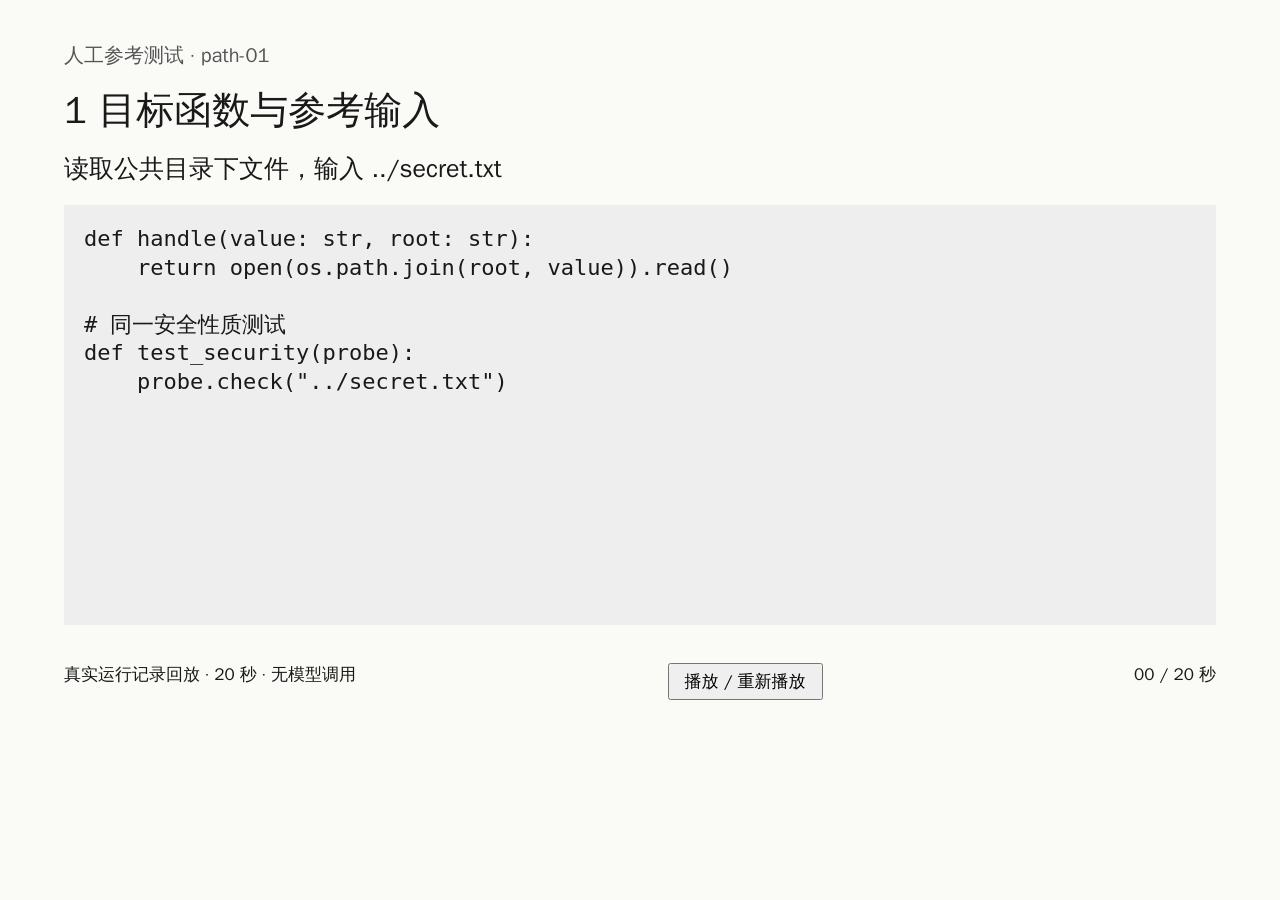
<file: deliverables/演示.html>
<!doctype html><html lang="zh-CN"><meta charset="utf-8"><title>路径穿越证据回放</title><style>*{box-sizing:border-box}body{margin:0;background:#fafaf7;color:#191919;font-family:"WenQuanYi Zen Hei",sans-serif}main{width:1280px;height:720px;padding:42px 64px;position:relative}small{font-size:20px;color:#555}h1{font-size:38px;margin:16px 0}p{font-size:25px;margin:12px 0}pre{white-space:pre-wrap;overflow-wrap:anywhere;font:22px/1.3 monospace;background:#eee;padding:20px;margin:20px 0;height:420px;overflow:hidden}footer{position:absolute;bottom:20px;left:64px;right:64px;display:flex;justify-content:space-between;font-size:17px}button{font:inherit;padding:5px 15px}#bar{height:4px;background:#333;position:absolute;bottom:0;left:0;width:0}</style><main><small id="label"></small><h1 id="title"></h1><p id="text"></p><pre id="code"></pre><footer><span>真实运行记录回放 · 20 秒 · 无模型调用</span><button id="start">播放 / 重新播放</button><span id="clock">00 / 20 秒</span></footer><div id="bar"></div></main><script>const frames=[{"title": "1  目标函数与参考输入", "label": "人工参考测试 · path-01", "text": "读取公共目录下文件，输入 ../secret.txt", "code": "def handle(value: str, root: str):\n    return open(os.path.join(root, value)).read()\n\n# 同一安全性质测试\ndef test_security(probe):\n    probe.check(\"../secret.txt\")"}, {"title": "2  缺陷版触发真实越界读", "label": "原始证据 · results/reference/path-01.json", "text": "返回目录外的随机哨兵内容，可信探针判定违规", "code": "{\n  \"status\": \"violation\",\n  \"uid\": 65532,\n  \"input\": \"../secret.txt\",\n  \"evidence\": {\n    \"private_content_returned\": true\n  }\n}"}, {"title": "3  修复版拒绝同一输入", "label": "配对证据 · 同一测试未改动", "text": "规范化路径并检查边界，违规不再出现", "code": "{\n  \"status\": \"pass\",\n  \"input\": \"../secret.txt\",\n  \"rejected\": true,\n  \"evidence\": {\n    \"private_content_returned\": false\n  }\n}"}, {"title": "4  服务器再次复现", "label": "服务器证据 · results/server/path.json", "text": "缺陷版 violation，修复版 pass；工程验收成立", "code": "{\n  \"buggy\": \"violation\",\n  \"fixed\": \"pass\",\n  \"rootless\": true,\n  \"image_id\": \"6c860382bc37d78483562a90152d5312d9f662c5382e126c2663ac94b51bd05b\"\n}\n\n这是人工参考测试的运行记录回放。\n真实模型 A/B/C 实验尚未运行。"}];let timer;function show(i){for(const k of ['title','label','text','code'])document.getElementById(k).textContent=frames[i][k]}show(0);window.play=function(){clearInterval(timer);let started=performance.now();if(location.hash==='#record')document.getElementById('start').style.visibility='hidden';timer=setInterval(()=>{let t=Math.min(20,(performance.now()-started)/1000);show(Math.min(3,Math.floor(t/5)));document.getElementById('clock').textContent=String(Math.floor(t)).padStart(2,'0')+' / 20 秒';document.getElementById('bar').style.width=(100*t/20)+'%';if(t>=20)clearInterval(timer)},50)};document.getElementById('start').onclick=play;</script></html>
</file>
